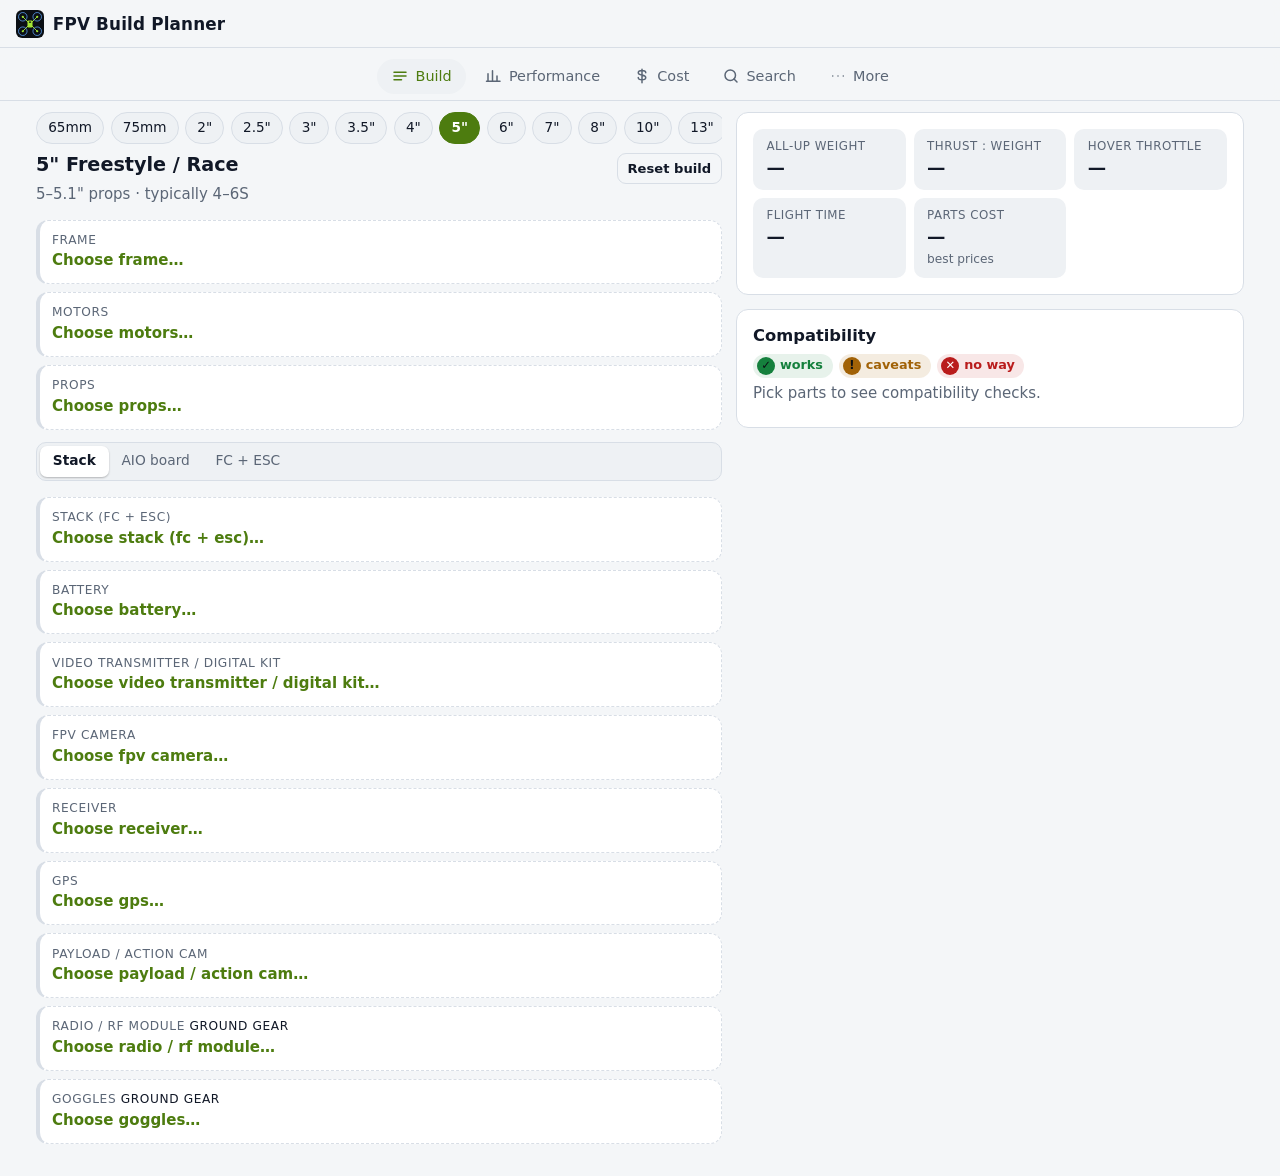
<file: index.html>
<!doctype html>
<html lang="en">
<head>
  <meta charset="utf-8">
  <meta name="viewport" content="width=device-width, initial-scale=1, viewport-fit=cover">
  <title>FPV Build Planner</title>
  <meta name="description" content="Pick FPV drone parts, check compatibility, see all-up weight, thrust-to-weight, flight time and payload, and compare prices across FPV stores.">
  <meta name="theme-color" content="#0b0f14">
  <link rel="manifest" href="manifest.webmanifest">
  <link rel="icon" href="assets/icons/icon.svg" type="image/svg+xml">
  <link rel="icon" href="assets/icons/icon-192.png" sizes="192x192" type="image/png">
  <link rel="apple-touch-icon" href="assets/icons/apple-touch-icon.png">
  <meta name="apple-mobile-web-app-capable" content="yes">
  <meta name="apple-mobile-web-app-status-bar-style" content="black-translucent">
  <link rel="stylesheet" href="src/styles.css">
  <script type="module" src="src/main.js"></script>
</head>
<body>
  <header class="appbar">
    <div class="brand">
      <img src="assets/icons/icon.svg" alt="" width="28" height="28">
      <h1>FPV Build Planner</h1>
    </div>
    <div id="status-pill" aria-live="polite"></div>
  </header>
  <nav id="tabs" class="tabs" aria-label="Sections"></nav>
  <main id="view"><div class="card empty"><p>Loading parts…</p></div></main>
  <div id="sheet" class="sheet" hidden></div>
  <div id="toast" class="toast" role="status" hidden></div>
  <div id="update-bar" class="update-bar" hidden>
    <span>A new version of the app is ready.</span>
    <button id="apply-update" class="btn small">Reload</button>
  </div>
  <noscript><p class="card">This app needs JavaScript.</p></noscript>
</body>
</html>
</file>
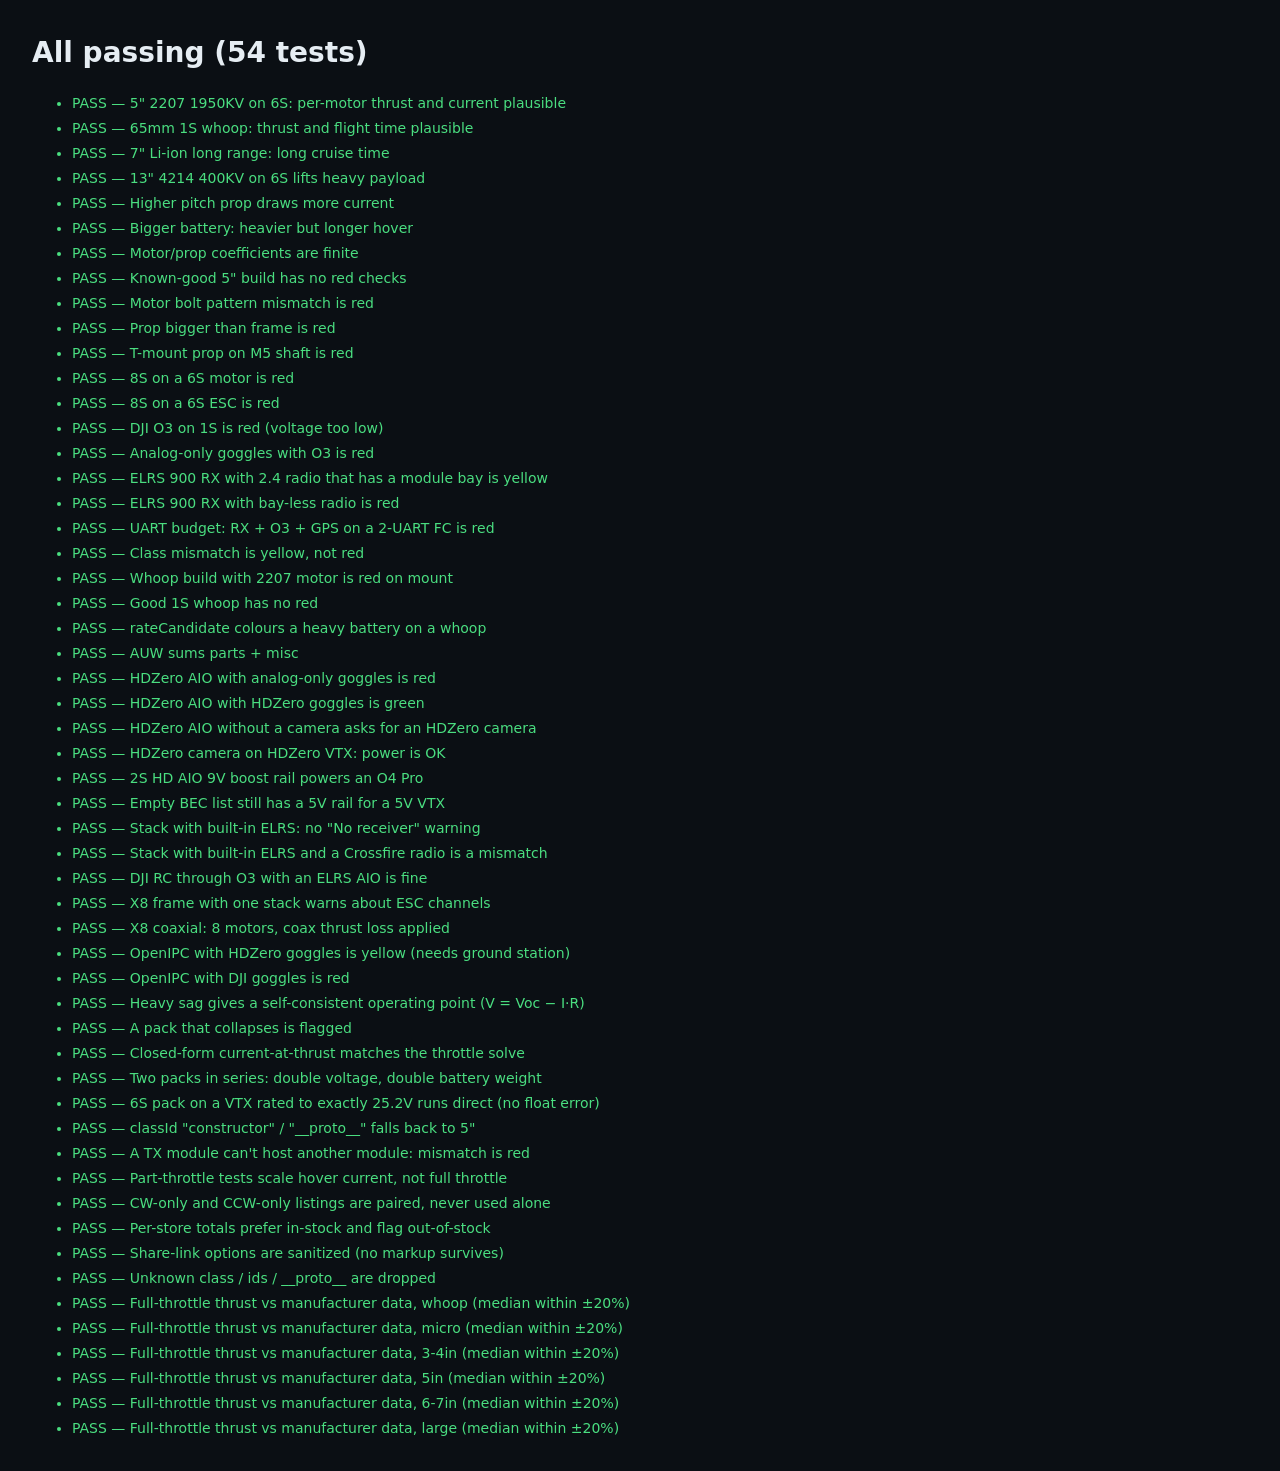
<file: tests/index.html>
<!doctype html>
<html lang="en">
<head>
  <meta charset="utf-8">
  <meta name="viewport" content="width=device-width, initial-scale=1">
  <title>FPV Build Planner tests</title>
  <style>
    body { font: 14px/1.5 system-ui, sans-serif; margin: 2rem; background: #0b0f14; color: #e6edf3; }
    li { margin: .25rem 0; } .pass { color: #4ade80; } .fail { color: #f87171; }
    code { color: #fbbf24; }
  </style>
</head>
<body>
  <div id="out">Running…</div>
  <script type="module" src="tests.js"></script>
</body>
</html>
</file>
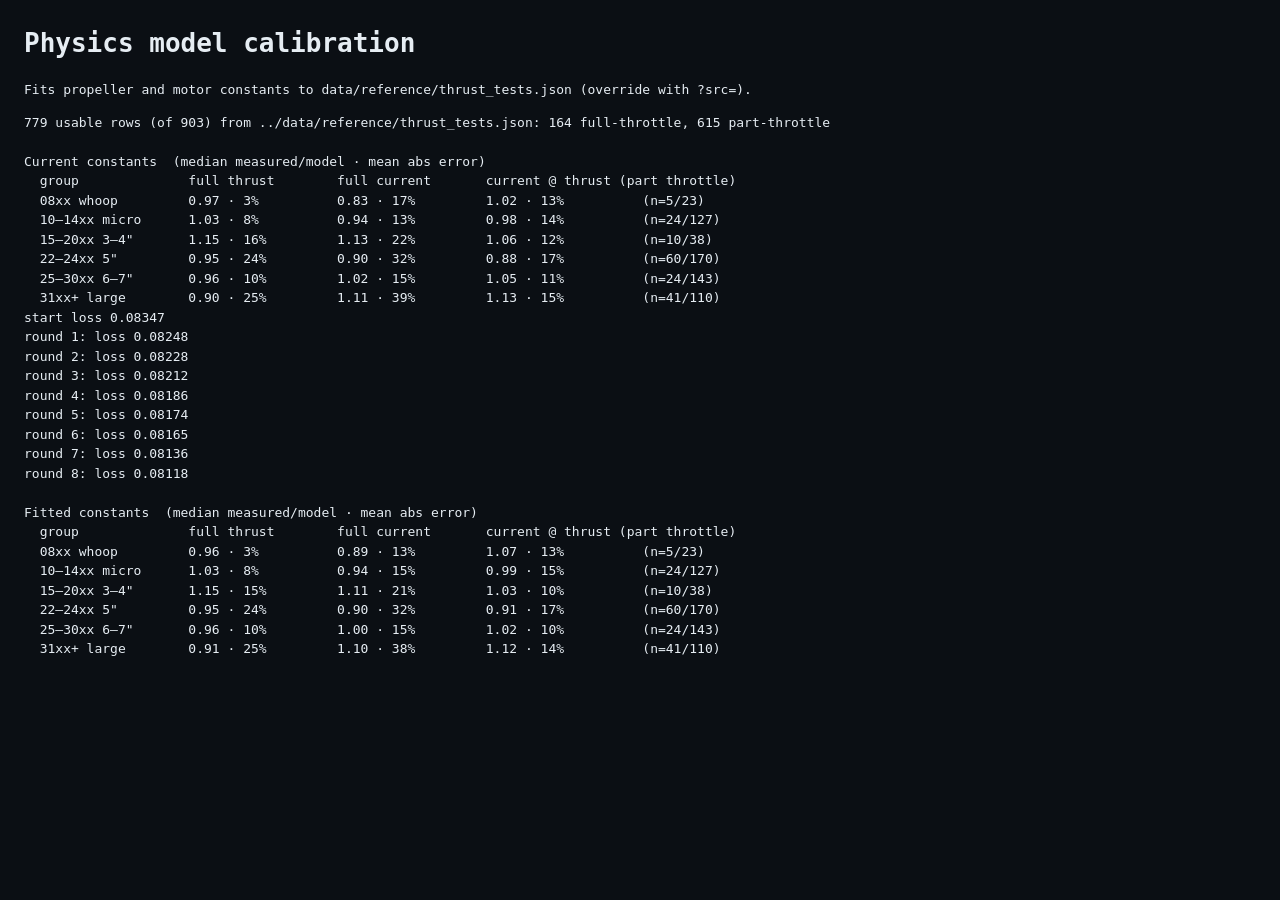
<file: tools/calibrate.html>
<!doctype html>
<html lang="en">
<head>
  <meta charset="utf-8">
  <title>Physics calibration</title>
  <style>body { font: 13px/1.5 ui-monospace, Consolas, monospace; margin: 1.5rem; background: #0b0f14; color: #e6edf3; } pre { white-space: pre-wrap; }</style>
</head>
<body>
  <h1>Physics model calibration</h1>
  <p>Fits propeller and motor constants to <code>data/reference/thrust_tests.json</code> (override with <code>?src=</code>).</p>
  <pre id="out"></pre>
  <script type="module" src="calibrate.js"></script>
</body>
</html>
</file>
<file: src/styles.css>
:root {
  --bg: #0b0f14;
  --surface: #121821;
  --surface-2: #19212c;
  --line: #263142;
  --text: #e6edf3;
  --muted: #8b98a9;
  --accent: #a3e635;
  --accent-ink: #0b0f14;
  --ok: #22c55e;
  --warn: #eab308;
  --bad: #ef4444;
  --info: #60a5fa;
  --ok-bg: rgba(34, 197, 94, 0.12);
  --warn-bg: rgba(234, 179, 8, 0.13);
  --bad-bg: rgba(239, 68, 68, 0.13);
  --info-bg: rgba(96, 165, 250, 0.12);
  --radius: 12px;
  --tabbar-h: 64px;
  color-scheme: dark;
}
@media (prefers-color-scheme: light) {
  :root {
    --bg: #f4f6f8; --surface: #ffffff; --surface-2: #eef1f4; --line: #d8dee6;
    --text: #111827; --muted: #5b6676; --accent: #4d7c0f; --accent-ink: #ffffff;
    --ok: #15803d; --warn: #a16207; --bad: #b91c1c; --info: #1d4ed8;
    --ok-bg: rgba(21, 128, 61, 0.1); --warn-bg: rgba(161, 98, 7, 0.12); --bad-bg: rgba(185, 28, 28, 0.1); --info-bg: rgba(29, 78, 216, 0.08);
    color-scheme: light;
  }
}

* { box-sizing: border-box; }
html { -webkit-text-size-adjust: 100%; }
body {
  margin: 0;
  background: var(--bg);
  color: var(--text);
  font: 15px/1.45 system-ui, -apple-system, "Segoe UI", Roboto, sans-serif;
  padding-bottom: calc(var(--tabbar-h) + env(safe-area-inset-bottom));
}
body.sheet-open { overflow: hidden; }
a { color: var(--accent); }
h1, h2, h3, h4 { margin: 0 0 .5rem; line-height: 1.2; }
h2 { font-size: 1.2rem; }
h3 { font-size: 1.02rem; }
h4 { font-size: .92rem; margin-top: .75rem; }
p { margin: .35rem 0; }
code { background: var(--surface-2); padding: 0 .3em; border-radius: 4px; }
.muted { color: var(--muted); }
.small { font-size: .82rem; }
.num { text-align: right; font-variant-numeric: tabular-nums; white-space: nowrap; }
.t-ok { color: var(--ok); } .t-warn { color: var(--warn); } .t-bad { color: var(--bad); } .t-info { color: var(--info); }

/* App bar + tabs */
.appbar {
  position: sticky; top: 0; z-index: 20;
  display: flex; align-items: center; justify-content: space-between; gap: .75rem;
  padding: calc(.6rem + env(safe-area-inset-top)) 1rem .6rem;
  background: color-mix(in srgb, var(--bg) 88%, transparent);
  backdrop-filter: blur(8px);
  border-bottom: 1px solid var(--line);
}
.brand { display: flex; align-items: center; gap: .55rem; min-width: 0; }
.brand h1 { font-size: 1.05rem; margin: 0; white-space: nowrap; letter-spacing: .01em; }
.tabs {
  position: fixed; bottom: 0; left: 0; right: 0; z-index: 25;
  display: grid; grid-template-columns: repeat(5, 1fr);
  height: calc(var(--tabbar-h) + env(safe-area-inset-bottom));
  padding-bottom: env(safe-area-inset-bottom);
  background: var(--surface); border-top: 1px solid var(--line);
}
.tab {
  display: flex; flex-direction: column; align-items: center; justify-content: center; gap: 2px;
  background: none; border: 0; color: var(--muted); font: inherit; font-size: .72rem; cursor: pointer;
}
.tab svg { width: 22px; height: 22px; fill: none; stroke: currentColor; stroke-width: 2; stroke-linecap: round; stroke-linejoin: round; }
.tab.active { color: var(--accent); }
main { max-width: 1240px; margin: 0 auto; padding: .9rem 1rem 2rem; }

@media (min-width: 900px) {
  body { padding-bottom: 0; }
  .tabs {
    position: sticky; top: 53px; bottom: auto; height: auto;
    display: flex; justify-content: center; gap: .25rem; padding: .35rem 1rem;
    background: color-mix(in srgb, var(--bg) 88%, transparent); backdrop-filter: blur(8px);
    border-top: 0; border-bottom: 1px solid var(--line);
  }
  .tab { flex-direction: row; gap: .4rem; font-size: .9rem; padding: .45rem .9rem; border-radius: 999px; }
  .tab.active { background: var(--surface-2); }
  .tab svg { width: 18px; height: 18px; }
}

/* Cards, buttons, inputs */
.card { background: var(--surface); border: 1px solid var(--line); border-radius: var(--radius); padding: 1rem; margin-bottom: .9rem; }
.card.empty { text-align: center; padding: 2rem 1rem; }
.btn {
  display: inline-flex; align-items: center; justify-content: center; gap: .35rem;
  background: var(--accent); color: var(--accent-ink); border: 1px solid var(--accent);
  border-radius: 9px; padding: .5rem .9rem; font: inherit; font-weight: 600; cursor: pointer; text-decoration: none;
}
.btn.ghost { background: transparent; color: var(--text); border-color: var(--line); }
.btn.small { padding: .3rem .6rem; font-size: .82rem; }
.btn:disabled { opacity: .6; cursor: default; }
.btn.file { position: relative; }
.icon-btn {
  flex: none; width: 34px; height: 34px; border-radius: 9px; border: 1px solid var(--line);
  background: var(--surface-2); color: var(--text); font: inherit; font-size: 1.1rem; cursor: pointer;
}
input[type=text], input[type=search], input[type=number], select {
  background: var(--surface-2); color: var(--text); border: 1px solid var(--line); border-radius: 9px;
  padding: .5rem .65rem; font: inherit; min-width: 0;
}
input:focus-visible, select:focus-visible, button:focus-visible, a:focus-visible { outline: 2px solid var(--accent); outline-offset: 2px; }
.row { display: flex; gap: .5rem; align-items: center; }
.row.wrap { flex-wrap: wrap; margin-top: .75rem; }
.row input[type=text] { flex: 1; }
.tog { display: inline-flex; align-items: center; gap: .35rem; font-size: .88rem; cursor: pointer; white-space: nowrap; }
.chip {
  flex: none; background: var(--surface-2); color: var(--text); border: 1px solid var(--line);
  border-radius: 999px; padding: .32rem .7rem; font: inherit; font-size: .85rem; cursor: pointer; white-space: nowrap;
}
.chip.on { background: var(--accent); color: var(--accent-ink); border-color: var(--accent); font-weight: 600; }
.chip.small { padding: .18rem .55rem; font-size: .78rem; }
.chip em { font-style: normal; opacity: .65; margin-left: .15rem; }
.seg { display: inline-flex; background: var(--surface-2); border: 1px solid var(--line); border-radius: 10px; padding: 3px; margin: .25rem 0 .5rem; }
.seg button { background: none; border: 0; color: var(--muted); font: inherit; font-size: .86rem; padding: .35rem .8rem; border-radius: 7px; cursor: pointer; }
.seg button.on { background: var(--surface); color: var(--text); font-weight: 600; box-shadow: 0 1px 2px rgba(0,0,0,.25); }

/* Status visuals: colour plus an icon so they read without colour too */
.badge { display: inline-flex; align-items: center; gap: .3rem; border-radius: 999px; padding: .18rem .6rem .18rem .25rem; font-size: .8rem; font-weight: 600; white-space: nowrap; }
.badge .ico, .dot {
  display: inline-grid; place-items: center; width: 18px; height: 18px; border-radius: 50%;
  font-size: .72rem; font-weight: 800; color: #0b0f14; flex: none;
}
.dot { width: 22px; height: 22px; font-size: .8rem; }
.s-ok.badge { background: var(--ok-bg); color: var(--ok); } .s-ok .ico, .dot.s-ok { background: var(--ok); }
.s-warn.badge { background: var(--warn-bg); color: var(--warn); } .s-warn .ico, .dot.s-warn { background: var(--warn); }
.s-bad.badge { background: var(--bad-bg); color: var(--bad); } .s-bad .ico, .dot.s-bad { background: var(--bad); color: #fff; }
.s-info.badge { background: var(--info-bg); color: var(--info); } .s-info .ico, .dot.s-info { background: var(--info); color: #fff; }
.legend { display: flex; flex-wrap: wrap; gap: .4rem; align-items: center; }

/* Builder */
.builder { display: grid; gap: .9rem; grid-template-columns: minmax(0, 1fr); }
.col-main, .col-side { min-width: 0; }
.slot-part, .cand-title { overflow-wrap: anywhere; }
@media (min-width: 980px) { .builder { grid-template-columns: minmax(0, 1.35fr) minmax(320px, 1fr); align-items: start; } .col-side { position: sticky; top: 112px; } }
.classbar { display: flex; gap: .4rem; overflow-x: auto; padding: .1rem 0 .6rem; scrollbar-width: thin; }
.class-head { display: flex; justify-content: space-between; align-items: flex-start; gap: .5rem; margin-bottom: .5rem; }
.slots { display: grid; gap: .5rem; }
.slot {
  display: flex; align-items: center; gap: .5rem; background: var(--surface); border: 1px solid var(--line);
  border-left: 4px solid var(--line); border-radius: var(--radius); padding: .35rem .5rem .35rem .2rem;
}
.slot.s-ok { border-left-color: var(--ok); } .slot.s-warn { border-left-color: var(--warn); } .slot.s-bad { border-left-color: var(--bad); }
.slot.empty { border-style: dashed; border-left-style: solid; }
.slot-main { flex: 1; min-width: 0; display: flex; flex-direction: column; gap: 1px; text-align: left; background: none; border: 0; color: inherit; font: inherit; padding: .35rem .55rem; cursor: pointer; }
.slot-main:disabled { cursor: default; opacity: .6; }
.slot-label { font-size: .76rem; text-transform: uppercase; letter-spacing: .05em; color: var(--muted); }
.slot-label em { font-style: normal; color: var(--text); }
.slot-part { font-weight: 650; }
.slot-spec, .slot-meta { font-size: .82rem; color: var(--muted); overflow: hidden; text-overflow: ellipsis; }
.slot-empty { color: var(--accent); font-weight: 600; }
.quick { display: grid; grid-template-columns: repeat(auto-fit, minmax(118px, 1fr)); gap: .5rem; }
.qs { background: var(--surface-2); border-radius: 10px; padding: .55rem .65rem; border-left: 3px solid transparent; }
.qs span { display: block; font-size: .74rem; color: var(--muted); text-transform: uppercase; letter-spacing: .04em; }
.qs strong { font-size: 1.15rem; font-variant-numeric: tabular-nums; }
.qs small { display: block; color: var(--muted); font-size: .76rem; }
.qs.s-ok { border-left-color: var(--ok); } .qs.s-warn { border-left-color: var(--warn); } .qs.s-bad { border-left-color: var(--bad); }
.checks { list-style: none; margin: .5rem 0 0; padding: 0; display: grid; gap: .4rem; }
.check { display: flex; gap: .55rem; align-items: flex-start; padding: .5rem .6rem; border-radius: 10px; }
.check.s-ok { background: var(--ok-bg); } .check.s-warn { background: var(--warn-bg); } .check.s-bad { background: var(--bad-bg); } .check.s-info { background: var(--info-bg); }
.check strong { display: block; font-size: .88rem; }
.check span { font-size: .84rem; }

/* Picker sheet */
.sheet { position: fixed; inset: 0; z-index: 40; display: flex; justify-content: center; align-items: flex-end; }
.sheet[hidden] { display: none; }
.sheet-backdrop { position: absolute; inset: 0; background: rgba(0,0,0,.55); }
.sheet-panel {
  position: relative; width: min(860px, 100%); max-height: 92vh; display: flex; flex-direction: column;
  background: var(--surface); border: 1px solid var(--line); border-radius: 16px 16px 0 0; overflow: hidden;
}
@media (min-width: 900px) { .sheet { align-items: center; } .sheet-panel { border-radius: 16px; max-height: 86vh; } }
.sheet-panel > header { display: flex; justify-content: space-between; align-items: center; padding: .8rem 1rem .4rem; }
.sheet-tools { padding: 0 1rem .6rem; border-bottom: 1px solid var(--line); display: grid; gap: .45rem; }
.sheet-tools input[type=search] { width: 100%; }
.sheet-tools .row { flex-wrap: wrap; }
.facet { display: flex; gap: .3rem; overflow-x: auto; align-items: center; padding-bottom: 2px; }
.facet > span { font-size: .74rem; color: var(--muted); text-transform: uppercase; margin-right: .2rem; }
.cands { list-style: none; margin: 0; padding: .5rem .6rem 1.5rem; overflow-y: auto; display: grid; gap: .4rem; }
.cand { border: 1px solid var(--line); border-radius: 10px; border-left: 4px solid var(--line); background: var(--surface); }
.cand.s-ok { border-left-color: var(--ok); } .cand.s-warn { border-left-color: var(--warn); } .cand.s-bad { border-left-color: var(--bad); opacity: .82; }
.cand.selected { outline: 2px solid var(--accent); }
.cand-row { display: flex; align-items: center; gap: .3rem; padding-right: .4rem; }
.cand-main { flex: 1; min-width: 0; display: flex; gap: .6rem; align-items: flex-start; text-align: left; background: none; border: 0; color: inherit; font: inherit; padding: .55rem; cursor: pointer; }
.cand-text { display: flex; flex-direction: column; gap: 1px; min-width: 0; }
.cand-title { font-weight: 650; }
.cand-title em { font-style: normal; color: var(--accent); font-size: .78rem; margin-left: .3rem; }
.cand-spec, .cand-meta { font-size: .82rem; color: var(--muted); }
.cand-why { font-size: .8rem; }
.cand-effect { font-size: .8rem; color: var(--text); font-variant-numeric: tabular-nums; opacity: .9; }
.cand-detail { padding: 0 .8rem .8rem; }
.pad { padding: 1rem; }

/* Tables */
.tbl { width: 100%; border-collapse: collapse; font-size: .88rem; }
.tbl th, .tbl td { padding: .45rem .5rem; border-bottom: 1px solid var(--line); text-align: left; vertical-align: middle; }
.tbl th { font-size: .74rem; color: var(--muted); text-transform: uppercase; letter-spacing: .04em; font-weight: 600; }
.tbl tfoot td { font-weight: 700; border-bottom: 0; }
.tbl tr.selected td { background: var(--surface-2); }
.tbl th.num, .tbl td.num { text-align: right; }
.scroll-x { overflow-x: auto; }
.cmp td:nth-child(2) { min-width: 200px; }
table.specs { width: 100%; font-size: .84rem; border-collapse: collapse; margin: .3rem 0; }
table.specs th { text-align: left; color: var(--muted); font-weight: 500; padding: .18rem .5rem .18rem 0; text-transform: capitalize; width: 40%; }
table.specs td { padding: .18rem 0; }
table.mini { font-size: .8rem; border-collapse: collapse; width: 100%; }
table.mini th, table.mini td { padding: .2rem .35rem; border-bottom: 1px solid var(--line); text-align: left; }
.sw { display: inline-block; width: 12px; height: 12px; border-radius: 3px; }

/* Offers */
.offers { list-style: none; margin: .4rem 0 0; padding: 0; display: grid; gap: .25rem; }
.offers li {
  display: grid; grid-template-columns: minmax(96px, 1fr) auto; grid-template-areas: "store price" "stock when";
  gap: 0 .6rem; padding: .4rem .55rem; border-radius: 8px; background: var(--surface-2); font-size: .85rem;
}
.offers li.best { outline: 1px solid var(--ok); }
.offers li.oos { opacity: .65; }
.offers .store { grid-area: store; font-weight: 600; }
.offers .price { grid-area: price; text-align: right; font-weight: 700; font-variant-numeric: tabular-nums; }
.offers .price s { margin-left: .35rem; font-weight: 400; color: var(--muted); }
.offers .stock { grid-area: stock; color: var(--muted); font-size: .78rem; }
.offers .when { grid-area: when; text-align: right; color: var(--muted); font-size: .76rem; }
.live, .offers .when.live { color: var(--ok); }

/* Performance */
.tiles { display: grid; grid-template-columns: repeat(auto-fill, minmax(160px, 1fr)); gap: .55rem; margin: .6rem 0; }
.tile { background: var(--surface-2); border-radius: 10px; padding: .7rem .75rem; border-top: 3px solid transparent; }
.tile .tl { display: block; color: var(--muted); font-size: .76rem; text-transform: uppercase; letter-spacing: .04em; }
.tile strong { display: block; font-size: 1.35rem; font-variant-numeric: tabular-nums; margin: .1rem 0; }
.tile small { color: var(--muted); font-size: .78rem; }
.tile.s-ok { border-top-color: var(--ok); } .tile.s-warn { border-top-color: var(--warn); } .tile.s-bad { border-top-color: var(--bad); }
.grid2 { display: grid; gap: .9rem; }
.grid2 > .card { margin-bottom: 0; }
@media (min-width: 900px) { .grid2 { grid-template-columns: 1fr 1.4fr; margin-bottom: .9rem; } }
@media (max-width: 899px) { .grid2 { margin-bottom: .9rem; } }
.settings { display: grid; grid-template-columns: repeat(auto-fit, minmax(150px, 1fr)); gap: .6rem; margin-bottom: 1rem; }
.settings label, .cost-opts label { display: flex; flex-direction: column; gap: .25rem; font-size: .8rem; color: var(--muted); }
.wbar { display: flex; height: 18px; border-radius: 6px; overflow: hidden; margin: .5rem 0 .75rem; background: var(--surface-2); }
.wbar span { display: block; height: 100%; }
.chart { width: 100%; height: auto; display: block; }
.chart .grid { stroke: var(--line); stroke-width: 1; }
.chart .ax { fill: var(--muted); font-size: 11px; }
.chart .auw { stroke: var(--warn); stroke-dasharray: 5 4; }
.chart .auw-t { fill: var(--warn); }
.chart .hov { stroke: var(--muted); stroke-dasharray: 2 3; }
.chart .l-thrust { fill: none; stroke: var(--accent); stroke-width: 2.5; }
.chart .l-current { fill: none; stroke: var(--info); stroke-width: 2.5; }
.key { display: inline-block; width: 14px; height: 3px; vertical-align: middle; margin: 0 .3rem 0 .6rem; }
.k-thrust { background: var(--accent); } .k-current { background: var(--info); } .k-hov { background: var(--muted); }

/* Cost */
.cost-head { display: flex; justify-content: space-between; gap: 1rem; flex-wrap: wrap; align-items: flex-start; }
.cost-actions { max-width: 320px; }
.big { font-size: 1.8rem; font-weight: 750; margin: .2rem 0; font-variant-numeric: tabular-nums; }
.big small { font-size: .85rem; font-weight: 400; color: var(--muted); }
.cost-opts { display: flex; gap: .8rem; flex-wrap: wrap; align-items: flex-end; margin-top: .8rem; }
.cost-opts input[type=number] { width: 90px; }
.cost-lines { list-style: none; margin: 0; padding: 0; display: grid; gap: .7rem; }
.cost-lines > li { border-bottom: 1px solid var(--line); padding-bottom: .7rem; }
.cl-head { display: flex; justify-content: space-between; gap: .75rem; }
.cl-head em { font-style: normal; color: var(--muted); }

/* Search */
.big-input { width: 100%; font-size: 1.05rem; padding: .7rem .8rem; margin: .3rem 0 .6rem; }
.search-filters { display: flex; gap: .45rem; flex-wrap: wrap; align-items: center; }
.search-filters input[type=number] { width: 96px; }
.results { list-style: none; margin: .4rem 0 0; padding: 0; display: grid; gap: .45rem; }
.res { border: 1px solid var(--line); border-radius: 10px; padding: .55rem .65rem; }
.res.oos { opacity: .65; }
.res-row, .cat-row { display: flex; gap: .65rem; align-items: center; }
.res-text { flex: 1; min-width: 0; display: flex; flex-direction: column; gap: 1px; }
.res-text a { color: var(--text); text-decoration: none; }
.res-text a:hover strong { text-decoration: underline; }
.res-price { text-align: right; display: flex; flex-direction: column; font-variant-numeric: tabular-nums; }
.res-actions { display: flex; gap: .4rem; margin-top: .45rem; flex-wrap: wrap; }
.cat-row img, .noimg { width: 48px; height: 48px; border-radius: 8px; object-fit: contain; background: #fff; flex: none; }
.noimg { background: var(--surface-2); }

/* More */
.saved { list-style: none; margin: .6rem 0 0; padding: 0; display: grid; gap: .4rem; }
.saved li { display: flex; justify-content: space-between; align-items: center; gap: .5rem; padding: .5rem .6rem; background: var(--surface-2); border-radius: 10px; }

/* Toast + update bar */
.toast, .update-bar {
  position: fixed; left: 50%; transform: translateX(-50%); z-index: 60;
  bottom: calc(var(--tabbar-h) + 14px + env(safe-area-inset-bottom));
  background: var(--text); color: var(--bg); padding: .6rem 1rem; border-radius: 10px; font-size: .9rem;
  box-shadow: 0 6px 24px rgba(0,0,0,.35); max-width: calc(100% - 32px);
}
.update-bar { display: flex; gap: .75rem; align-items: center; }
.update-bar[hidden], .toast[hidden] { display: none; }
@media (min-width: 900px) { .toast, .update-bar { bottom: 20px; } }

@media (prefers-reduced-motion: no-preference) {
  .sheet-panel { animation: rise .18s ease-out; }
  @keyframes rise { from { transform: translateY(24px); opacity: 0; } to { transform: none; opacity: 1; } }
}
</file>
